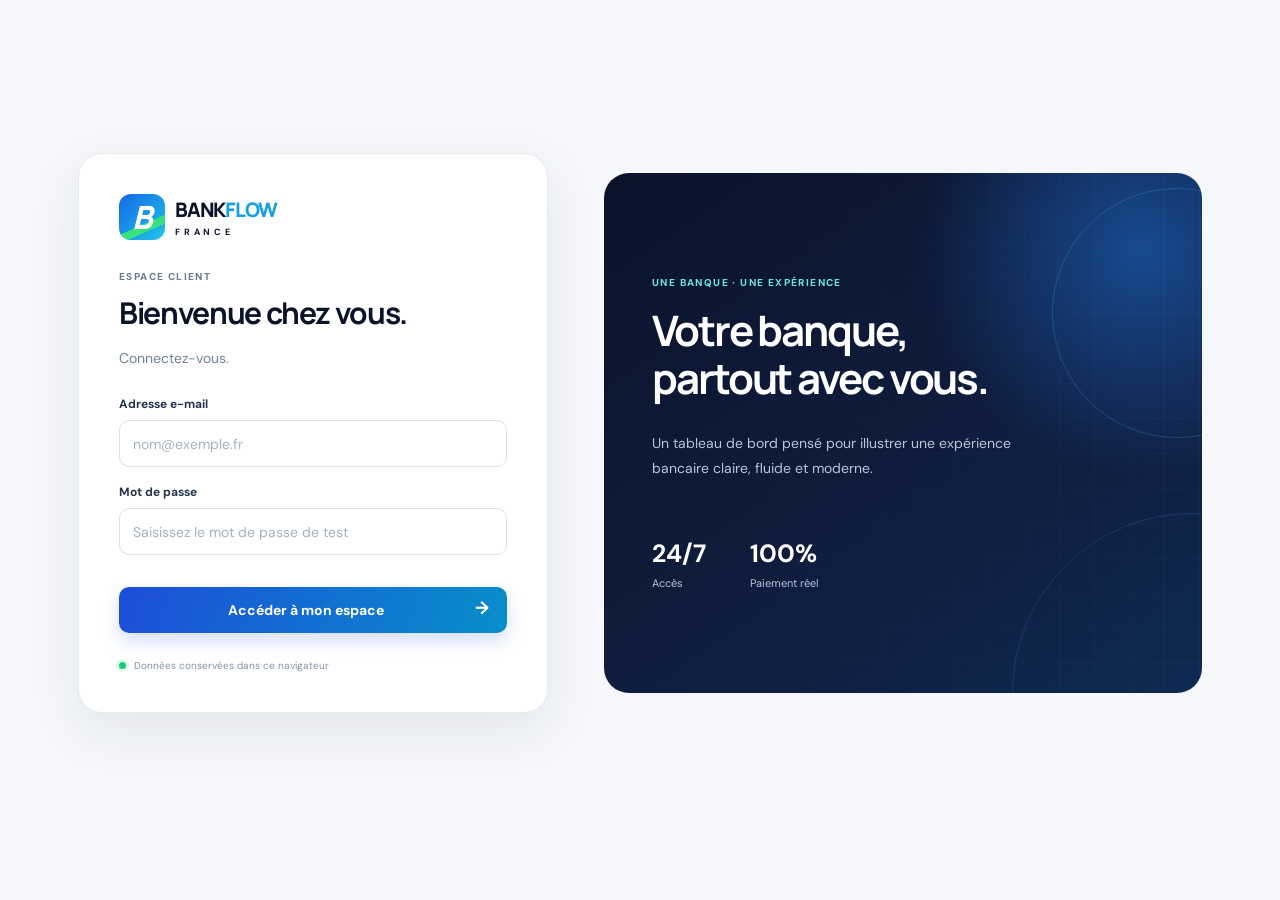
<file: index.html>
<!doctype html>
<html lang="fr">
<head>
  <meta charset="utf-8">
  <meta name="viewport" content="width=device-width, initial-scale=1">
  <meta name="theme-color" content="#0b132b">
  <title>BankFlow — France</title>
  <link rel="stylesheet" href="styles.css">
</head>
<body>
  <main id="loginView" class="login-shell">
    <section class="login-card">
      <div class="brand brand-login"><div class="brand-mark" aria-hidden="true"><span>B</span><i></i></div><div><strong>BANK<span>FLOW</span></strong><small>FRANCE</small></div></div>
      <p class="eyebrow">ESPACE CLIENT</p><h1>Bienvenue chez vous.</h1><p class="muted">Connectez-vous.</p>
      <form id="loginForm">
        <label for="email">Adresse e-mail</label><input id="email" name="email" type="email" autocomplete="username" placeholder="nom@exemple.fr" required>
        <label for="password">Mot de passe</label><input id="password" name="password" type="password" autocomplete="current-password" placeholder="Saisissez le mot de passe de test" required>
</p><p id="loginError" class="error" role="alert"></p><button id="authSubmit" class="primary-btn full" type="submit">Accéder à mon espace <span>→</span></button>
      </form>
      <p class="login-foot"><span class="secure-dot"></span> Données conservées dans ce navigateur</p>
    </section>
    <aside class="login-aside"><div class="aside-orb orb-one"></div><div class="aside-orb orb-two"></div><p class="eyebrow light">UNE BANQUE · UNE EXPÉRIENCE</p><h2>Votre banque,<br>partout avec vous.</h2><p>Un tableau de bord pensé pour illustrer une expérience bancaire claire, fluide et moderne.</p><div class="aside-stats"><div><strong>24/7</strong><span>Accès</span></div><div><strong>100%</strong><span>Paiement réel</span></div></div></aside>
  </main>
  <div id="toast" class="toast" role="status" aria-live="polite"></div>
  <script src="app.js"></script>
</body>
</html>
</file>
<file: styles.css>
@import url('https://fonts.googleapis.com/css2?family=DM+Sans:wght@400;500;600;700&family=Manrope:wght@400;500;600;700;800&display=swap');
:root{--navy:#0b132b;--blue:#1d4ed8;--cyan:#06b6d4;--green:#16a34a;--ink:#172033;--muted:#718096;--line:#e6ebf2;--bg:#f5f7fb;--white:#fff;--shadow:0 18px 50px rgba(20,36,70,.08)}
*{box-sizing:border-box}body{margin:0;background:var(--bg);color:var(--ink);font-family:'DM Sans',Arial,sans-serif;font-size:14px}button,input{font:inherit}button{cursor:pointer}.hidden{display:none!important}
.demo-banner{background:#fff4d6;color:#815500;text-align:center;padding:8px 14px;font-size:11px;font-weight:800;letter-spacing:.09em;border-bottom:1px solid #f3df9c}
.login-shell{min-height:calc(100vh - 34px);display:grid;grid-template-columns:minmax(360px,470px) minmax(380px,1fr);max-width:1180px;margin:0 auto;padding:46px 28px;gap:56px;align-items:center}.login-card{background:white;border:1px solid var(--line);border-radius:24px;padding:40px;box-shadow:var(--shadow)}.brand{display:flex;align-items:center;gap:10px;color:var(--navy)}.brand strong{display:block;font-family:Manrope,sans-serif;font-size:20px;letter-spacing:-.06em;font-weight:800}.brand strong span{color:#159fe7}.brand small{display:block;letter-spacing:.42em;font-size:9px;font-weight:700;margin-top:3px}.brand-mark{width:46px;height:46px;position:relative;display:grid;place-items:center;border-radius:12px;background:linear-gradient(135deg,#1468e8,#20c4e8);color:white;font-family:Manrope;font-weight:800;font-size:32px;font-style:italic;overflow:hidden}.brand-mark i{position:absolute;width:58px;height:8px;transform:rotate(-24deg);background:#37e27e;bottom:8px;left:-3px;border-radius:10px}.brand-mark span{z-index:1}.eyebrow{font-size:10px;letter-spacing:.14em;color:#6b7b94;font-weight:800;margin:30px 0 9px}.login-card h1,.welcome-row h1{font-family:Manrope,sans-serif;font-size:30px;letter-spacing:-.045em;margin:0 0 10px;color:var(--navy)}.muted{color:var(--muted);line-height:1.65}.login-card form{margin-top:26px}label{display:block;font-size:12px;font-weight:700;margin:17px 0 8px;color:#26334a}input{width:100%;height:47px;border:1px solid #dce3ed;border-radius:10px;padding:0 13px;color:var(--ink);outline:none;background:#fff;transition:border .2s,box-shadow .2s}input:focus{border-color:#4d7df0;box-shadow:0 0 0 3px rgba(29,78,216,.1)}input::placeholder{color:#a7b0bf}.hint{font-size:11px;line-height:1.55;color:#7d8797;background:#f6f8fc;border-radius:9px;padding:10px 12px;margin:12px 0 0;overflow-wrap:anywhere}.hint b{color:#384968}.primary-btn{border:0;border-radius:10px;padding:14px 18px;background:linear-gradient(110deg,#1d4ed8,#078ecb);color:white;font-weight:700;box-shadow:0 8px 18px rgba(29,78,216,.18);transition:transform .2s,filter .2s}.primary-btn:hover{filter:brightness(1.05);transform:translateY(-1px)}.primary-btn span{float:right;font-size:18px;line-height:15px}.full{width:100%;margin-top:18px}.error{color:#c62828;font-size:12px;min-height:0;margin:8px 0}.login-foot{font-size:10px;color:#8490a1;margin:26px 0 0;display:flex;align-items:center;gap:8px}.secure-dot,.green-dot{display:inline-block;width:7px;height:7px;background:#20c875;border-radius:50%;box-shadow:0 0 0 3px #dcfce9}.login-aside{position:relative;overflow:hidden;border-radius:25px;min-height:520px;padding:58px 48px;background:radial-gradient(circle at 90% 15%,#174a91 0,transparent 32%),linear-gradient(145deg,#0b132b,#101f42 70%,#0c2b53);color:#fff;display:flex;flex-direction:column;justify-content:center}.login-aside:after{content:"";position:absolute;inset:0;background-image:linear-gradient(rgba(255,255,255,.025) 1px,transparent 1px),linear-gradient(90deg,rgba(255,255,255,.025) 1px,transparent 1px);background-size:35px 35px;mask-image:linear-gradient(90deg,transparent,#000)}.login-aside>*{position:relative;z-index:1}.eyebrow.light{color:#6be5d4;margin-top:0}.login-aside h2{font-family:Manrope,sans-serif;font-size:42px;line-height:1.15;letter-spacing:-.05em;margin:8px 0 15px}.login-aside>p:not(.eyebrow){max-width:360px;color:#b8c5db;line-height:1.8}.aside-stats{display:flex;gap:44px;margin-top:42px}.aside-stats div{display:flex;flex-direction:column;gap:6px}.aside-stats strong{font-size:25px}.aside-stats span{font-size:11px;color:#b8c5db}.aside-orb{position:absolute;border:1px solid rgba(53,211,230,.22);border-radius:50%;width:250px;height:250px;right:-100px;top:15px}.orb-two{width:360px;height:360px;right:-170px;top:auto;bottom:-180px;border-color:rgba(75,129,255,.2)}
.app-shell{min-height:calc(100vh - 34px)}.topbar{height:78px;background:white;border-bottom:1px solid var(--line);padding:0 max(28px,calc((100% - 1240px)/2));display:flex;align-items:center;justify-content:space-between}.small-mark{width:38px;height:38px;border-radius:10px;font-size:27px}.topbar-right{display:flex;align-items:center;gap:18px}.demo-chip{background:#fff4d6;color:#946400;border-radius:6px;padding:6px 8px;font-size:9px;font-weight:800;letter-spacing:.08em}.user-email{font-size:12px;color:#59677e}.ghost-btn{background:white;border:1px solid #dce3ed;border-radius:8px;padding:9px 12px;color:#46536a;font-size:12px;font-weight:700}.ghost-btn:hover{background:#f5f7fb}.dashboard{max-width:1240px;margin:0 auto;padding:36px 28px 22px}.welcome-row{display:flex;justify-content:space-between;align-items:center;margin-bottom:25px}.welcome-row .eyebrow{margin:0 0 8px}.welcome-row h1{font-size:28px}.welcome-row .muted{margin:0;font-size:13px}.today-pill{display:flex;align-items:center;gap:10px;background:white;border:1px solid var(--line);border-radius:30px;padding:11px 15px;color:#5d6b7f;font-size:11px}.balance-grid{display:grid;grid-template-columns:1.7fr 1fr 1fr;gap:18px}.balance-card{position:relative;overflow:hidden;border-radius:17px;padding:25px 27px;color:white;background:linear-gradient(115deg,#0b132b,#143b7b 70%,#087ea7);box-shadow:0 14px 32px rgba(11,19,43,.15);min-height:190px}.balance-card:before{content:"";position:absolute;width:270px;height:270px;border:1px solid rgba(255,255,255,.1);border-radius:50%;right:-70px;top:-125px}.balance-card:after{content:"";position:absolute;width:190px;height:190px;border:1px solid rgba(255,255,255,.08);border-radius:50%;right:10px;top:-85px}.balance-top,.balance-bottom{position:relative;z-index:1;display:flex;align-items:center;justify-content:space-between}.balance-top{font-size:12px;color:#d0dcef}.info-dot{display:inline-grid;place-items:center;border:1px solid #9fb6d6;border-radius:50%;width:13px;height:13px;font-size:9px;margin-left:4px}.card-symbol{font-size:27px;color:#5be0ce}.balance-amount{position:relative;z-index:1;font-family:Manrope,sans-serif;font-size:36px;font-weight:800;letter-spacing:-.04em;margin:17px 0 24px}.balance-amount small{font-size:20px}.balance-bottom{font-size:10px;color:#c3d1e5}.green-dot{width:6px;height:6px;box-shadow:none;margin-right:7px}.card-decoration{position:absolute;right:20px;bottom:-35px;width:180px;height:65px;border-radius:50%;border-top:2px solid rgba(24,206,190,.55);transform:rotate(-20deg)}.mini-card{background:white;border:1px solid var(--line);border-radius:16px;padding:22px;display:flex;flex-direction:column;align-items:flex-start;box-shadow:0 7px 24px rgba(20,36,70,.025)}.mini-icon{width:35px;height:35px;border-radius:10px;display:grid;place-items:center;font-size:20px;margin-bottom:15px}.mini-icon.blue{background:#e9f1ff;color:#2563eb}.mini-icon.green{background:#e4f9ed;color:#16a34a}.mini-label{font-size:11px;color:#7a8799}.mini-card strong{font-family:Manrope,sans-serif;font-size:25px;margin:5px 0}.mini-card small{font-size:10px;color:#98a2b2}.dashboard-tabs{display:flex;gap:8px;margin-top:28px;border-bottom:1px solid var(--line)}
.dashboard-tab{position:relative;border:0;background:transparent;color:#77849a;padding:13px 15px 12px;font-size:12px;font-weight:700}
.dashboard-tab:after{content:"";position:absolute;left:12px;right:12px;bottom:-1px;height:2px;background:transparent;border-radius:2px}
.dashboard-tab.active{color:#1d4ed8}.dashboard-tab.active:after{background:#1d4ed8}
.dashboard-tab span{display:inline-grid;place-items:center;min-width:19px;height:19px;margin-left:5px;padding:0 5px;background:#f0f5ff;color:#345a9f;border-radius:7px;font-size:10px}
.content-grid{display:block;margin-top:18px}.tab-panel{animation:tab-in .2s ease-out}@keyframes tab-in{from{opacity:.35;transform:translateY(4px)}to{opacity:1;transform:translateY(0)}}.panel{background:white;border:1px solid var(--line);border-radius:16px;padding:24px;box-shadow:0 7px 24px rgba(20,36,70,.025)}.panel-heading{display:flex;justify-content:space-between;align-items:center}.panel-heading .eyebrow{margin:0 0 6px}.panel h2{font-family:Manrope,sans-serif;font-size:19px;letter-spacing:-.03em;margin:0;color:var(--navy)}.panel-icon{display:grid;place-items:center;width:36px;height:36px;background:#eaf2ff;color:#2463df;border-radius:10px;font-size:19px}.panel-intro{font-size:11px;margin:12px 0 20px}.field-row{display:grid;grid-template-columns:1fr auto;gap:10px;align-items:end}.amount-input{display:flex;align-items:center;border:1px solid #dce3ed;border-radius:10px;height:47px;padding-left:13px;color:#8190a5}.amount-input:focus-within{border-color:#4d7df0;box-shadow:0 0 0 3px rgba(29,78,216,.1)}.amount-input input{border:0;box-shadow:none!important;padding-left:8px;min-width:0}.available-box{background:#f4f8ff;border-radius:9px;padding:9px 11px;margin-bottom:0;white-space:nowrap}.available-box span{display:block;color:#8090a7;font-size:9px;margin-bottom:5px}.available-box strong{font-size:11px;color:#214ba2}.form-note{font-size:10px;color:#8490a1;line-height:1.5;margin:13px 0 0}.form-note span{color:#1d4ed8}.count-badge{background:#f0f5ff;color:#345a9f;padding:6px 9px;border-radius:7px;font-size:10px;white-space:nowrap}.empty-state{min-height:250px;display:flex;flex-direction:column;align-items:center;justify-content:center;text-align:center;padding:30px 15px}.empty-icon{width:48px;height:48px;border-radius:15px;background:#eff5ff;color:#3970db;display:grid;place-items:center;font-size:24px;margin-bottom:15px}.empty-state strong{font-size:13px;color:#39465d}.empty-state p{font-size:11px;line-height:1.6;color:#8994a4;max-width:240px}.table-wrap{overflow-x:auto;margin-top:20px}table{width:100%;border-collapse:collapse;text-align:left;white-space:nowrap}th{font-size:10px;color:#8490a1;font-weight:700;padding:12px 10px;border-bottom:1px solid var(--line)}td{padding:14px 10px;border-bottom:1px solid #eef1f6;font-size:11px;color:#58657a}td:first-child{white-space:normal;min-width:130px}td strong{display:block;color:#26344b;font-size:11px;margin-bottom:4px}td small{display:block;color:#9aa4b2;font-size:9px;max-width:180px;overflow-wrap:anywhere}.debit{color:#c24141;font-weight:700}.text-btn{background:transparent;border:0;color:#6d7b90;font-size:11px;padding:15px 10px 0;text-decoration:underline}.app-footer{text-align:center;color:#9aa4b2;font-size:10px;padding:30px 0 8px}.toast{position:fixed;right:22px;bottom:22px;background:#0b132b;color:white;padding:13px 18px;border-radius:11px;box-shadow:0 12px 32px rgba(0,0,0,.2);font-size:12px;max-width:min(380px,calc(100vw - 32px));opacity:0;transform:translateY(12px);pointer-events:none;transition:all .25s;z-index:10}.toast.show{opacity:1;transform:translateY(0)}.toast.success{border-left:4px solid #22c55e}.toast.error-toast{border-left:4px solid #f87171}
@media(max-width:900px){.login-shell{grid-template-columns:1fr;max-width:560px;gap:20px;padding:25px 18px}.login-aside{min-height:300px;padding:35px}.login-aside h2{font-size:34px}.aside-stats{margin-top:25px}.balance-grid{grid-template-columns:1fr 1fr}.balance-card{grid-column:1/-1}.content-grid{grid-template-columns:1fr}.topbar{padding:0 20px}.dashboard{padding:28px 20px}.user-email{display:none}}
@media(max-width:560px){.login-card{padding:27px 22px}.login-card h1{font-size:26px}.login-aside{min-height:270px;padding:30px 25px}.login-aside h2{font-size:30px}.topbar{height:auto;min-height:72px;gap:12px;flex-wrap:wrap;padding:14px 16px}.topbar-right{gap:8px}.demo-chip{display:none}.ghost-btn{font-size:10px;padding:8px}.dashboard{padding:24px 14px}.welcome-row{align-items:flex-start;gap:12px}.welcome-row h1{font-size:22px}.welcome-row .muted{font-size:11px}.today-pill{font-size:0;padding:10px}.today-pill .secure-dot{margin:0}.balance-grid{gap:10px}.balance-card{padding:22px 20px;min-height:170px}.balance-amount{font-size:30px}.mini-card{padding:16px}.mini-card strong{font-size:22px}.mini-label{font-size:10px}.panel{padding:19px 15px}.panel h2{font-size:17px}.field-row{grid-template-columns:1fr}.available-box{display:flex;align-items:center;justify-content:space-between}.available-box span{margin:0}.history-heading{align-items:flex-start;gap:10px}.count-badge{font-size:9px}.table-wrap{margin-left:-5px;margin-right:-5px}th,td{padding:12px 8px}.app-footer{line-height:1.6}}

/* Navigation multi-pages et confidentialité des montants */
.brand-link{color:inherit;text-decoration:none}.page-nav{display:flex;gap:8px;align-items:center;margin:0 0 30px;border-bottom:1px solid var(--line);padding-bottom:0}.page-nav a{color:#77849a;text-decoration:none;font-size:12px;font-weight:700;padding:13px 15px 12px;border-bottom:2px solid transparent}.page-nav a:hover,.page-nav a.active{color:var(--blue);border-bottom-color:var(--blue)}.page-heading{display:flex;align-items:flex-start;justify-content:space-between;gap:20px;margin-bottom:20px}.page-heading .eyebrow{margin:0 0 8px}.page-heading h1{font-family:Manrope,sans-serif;font-size:28px;letter-spacing:-.045em;margin:0 0 8px;color:var(--navy)}.page-heading .muted{margin:0;font-size:13px}.page-panel{max-width:920px}.quick-links{display:grid;grid-template-columns:repeat(2,1fr);gap:18px;margin-top:22px}.quick-link{display:flex;align-items:center;gap:13px;background:var(--white);border:1px solid var(--line);border-radius:16px;padding:17px 18px;color:var(--ink);text-decoration:none;box-shadow:0 7px 24px rgba(20,36,70,.025);transition:transform .2s,border .2s}.quick-link:hover{transform:translateY(-2px);border-color:#bfd0ee}.quick-link .mini-icon{margin:0;flex:0 0 auto}.quick-link span:nth-child(2){display:flex;flex-direction:column;gap:4px}.quick-link strong{font-size:12px}.quick-link small{font-size:10px;color:var(--muted)}.quick-link>b{margin-left:auto;color:var(--blue);font-size:18px}.visibility-btn{border:0;background:transparent;color:#315a9f;font-size:11px;font-weight:700;padding:4px 0;cursor:pointer}.light-visibility{color:#d4e8ff;font-size:17px;padding:0}.balance-top .light-visibility{position:relative;z-index:2}.balance-card .sensitive{min-height:44px}.available-box{display:grid;grid-template-columns:1fr auto;column-gap:9px;align-items:center}.available-box span{grid-column:1/-1}.available-box .visibility-btn{grid-column:2;grid-row:2}.panel-visibility{white-space:nowrap;border:1px solid #dce3ed;border-radius:9px;padding:10px 12px;background:white}.history-heading{margin:0 0 8px}.sensitive{letter-spacing:.03em}.page-panel .empty-state{min-height:300px}
@media(max-width:560px){.page-nav{gap:0;overflow-x:auto;margin-bottom:24px}.page-nav a{white-space:nowrap;padding:12px 10px;font-size:10px}.page-heading{align-items:flex-start}.page-heading h1{font-size:23px}.panel-visibility{font-size:9px;padding:8px}.quick-links{grid-template-columns:1fr;gap:10px}.quick-link{padding:14px}.available-box{white-space:normal}}
.approval-status{padding:15px 17px;background:#fff4d6;color:#815500!important;border-radius:10px;font-size:14px!important}.validation-list{display:grid;gap:10px}.validation-item{padding:15px;border:1px solid var(--line);border-radius:10px}.validation-item strong{font-size:12px}.validation-item p{font-size:11px;color:var(--muted);margin:7px 0 0}.demo-rib{font-family:monospace;font-size:clamp(16px,3vw,23px);letter-spacing:.04em;background:#f5f7fb;padding:16px;border-radius:10px;overflow-wrap:anywhere}.login-card #authToggle{display:block;margin:10px auto 0}
</file>
